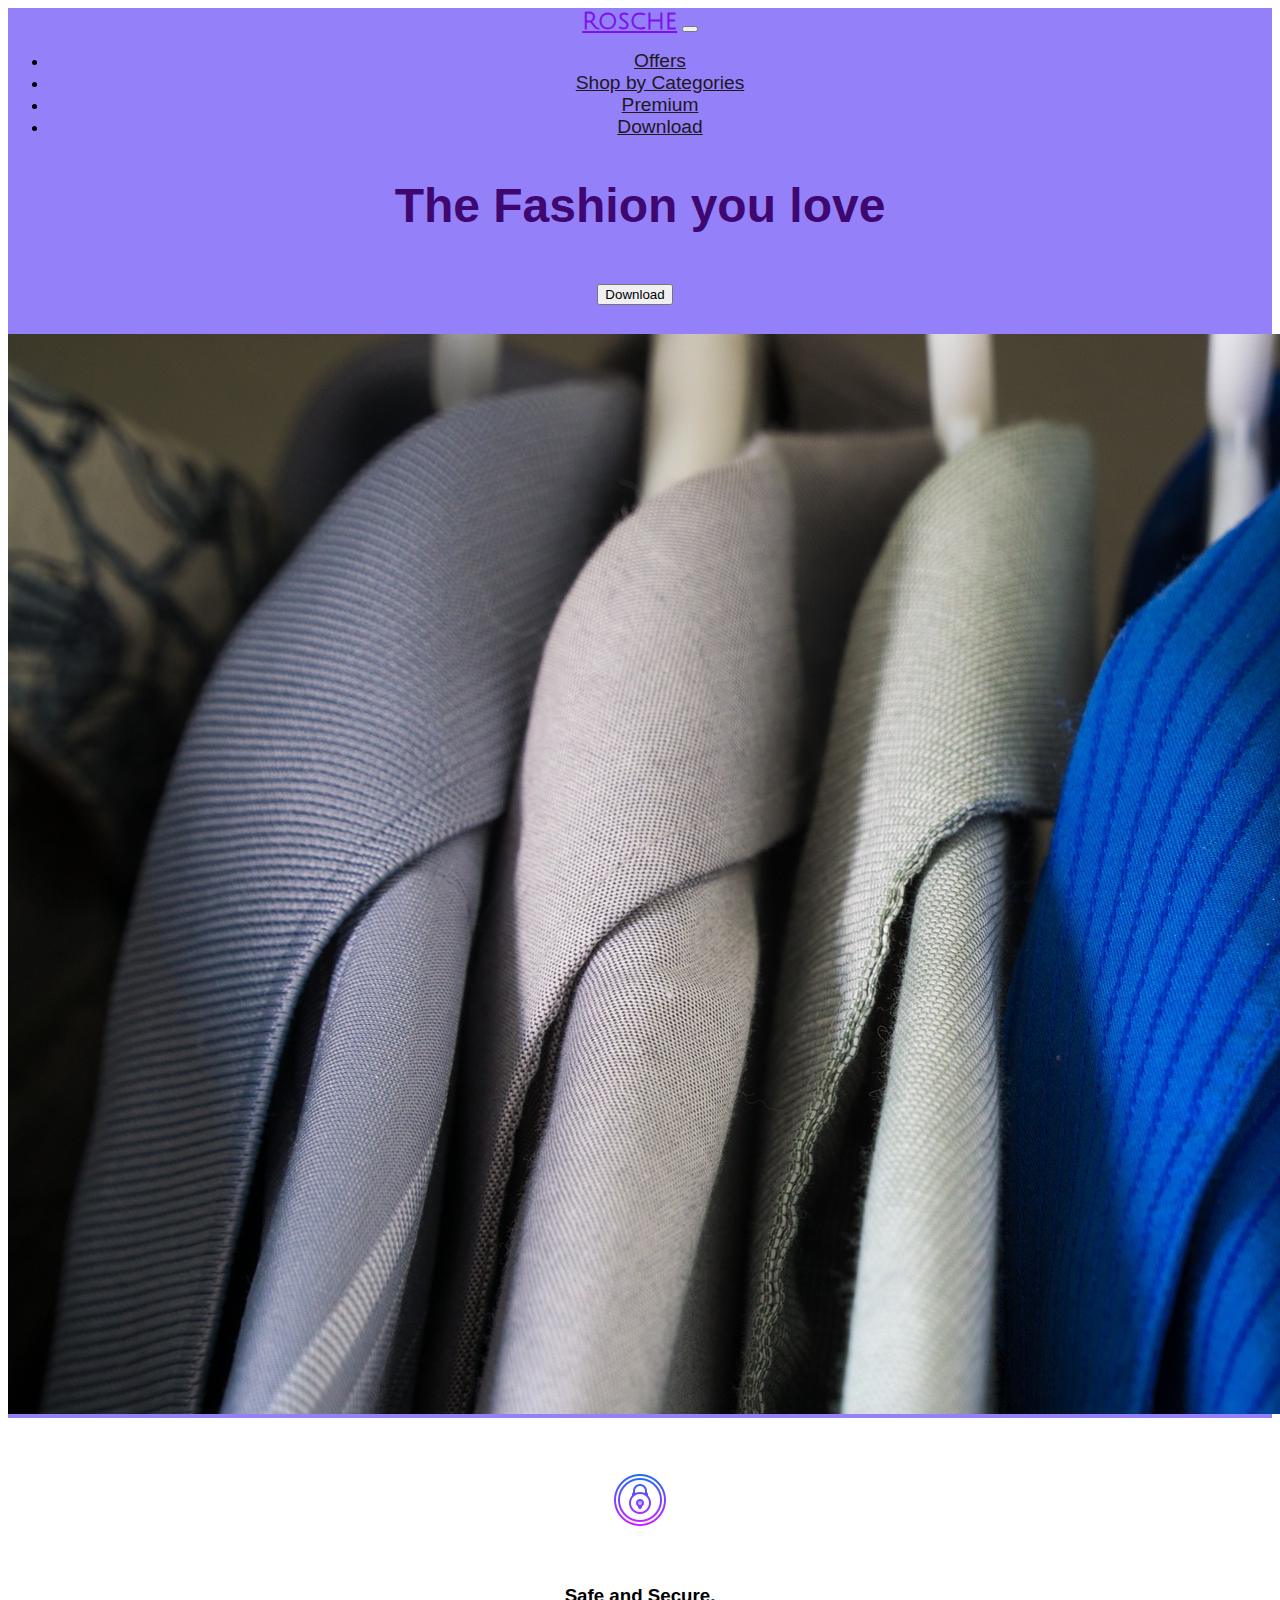
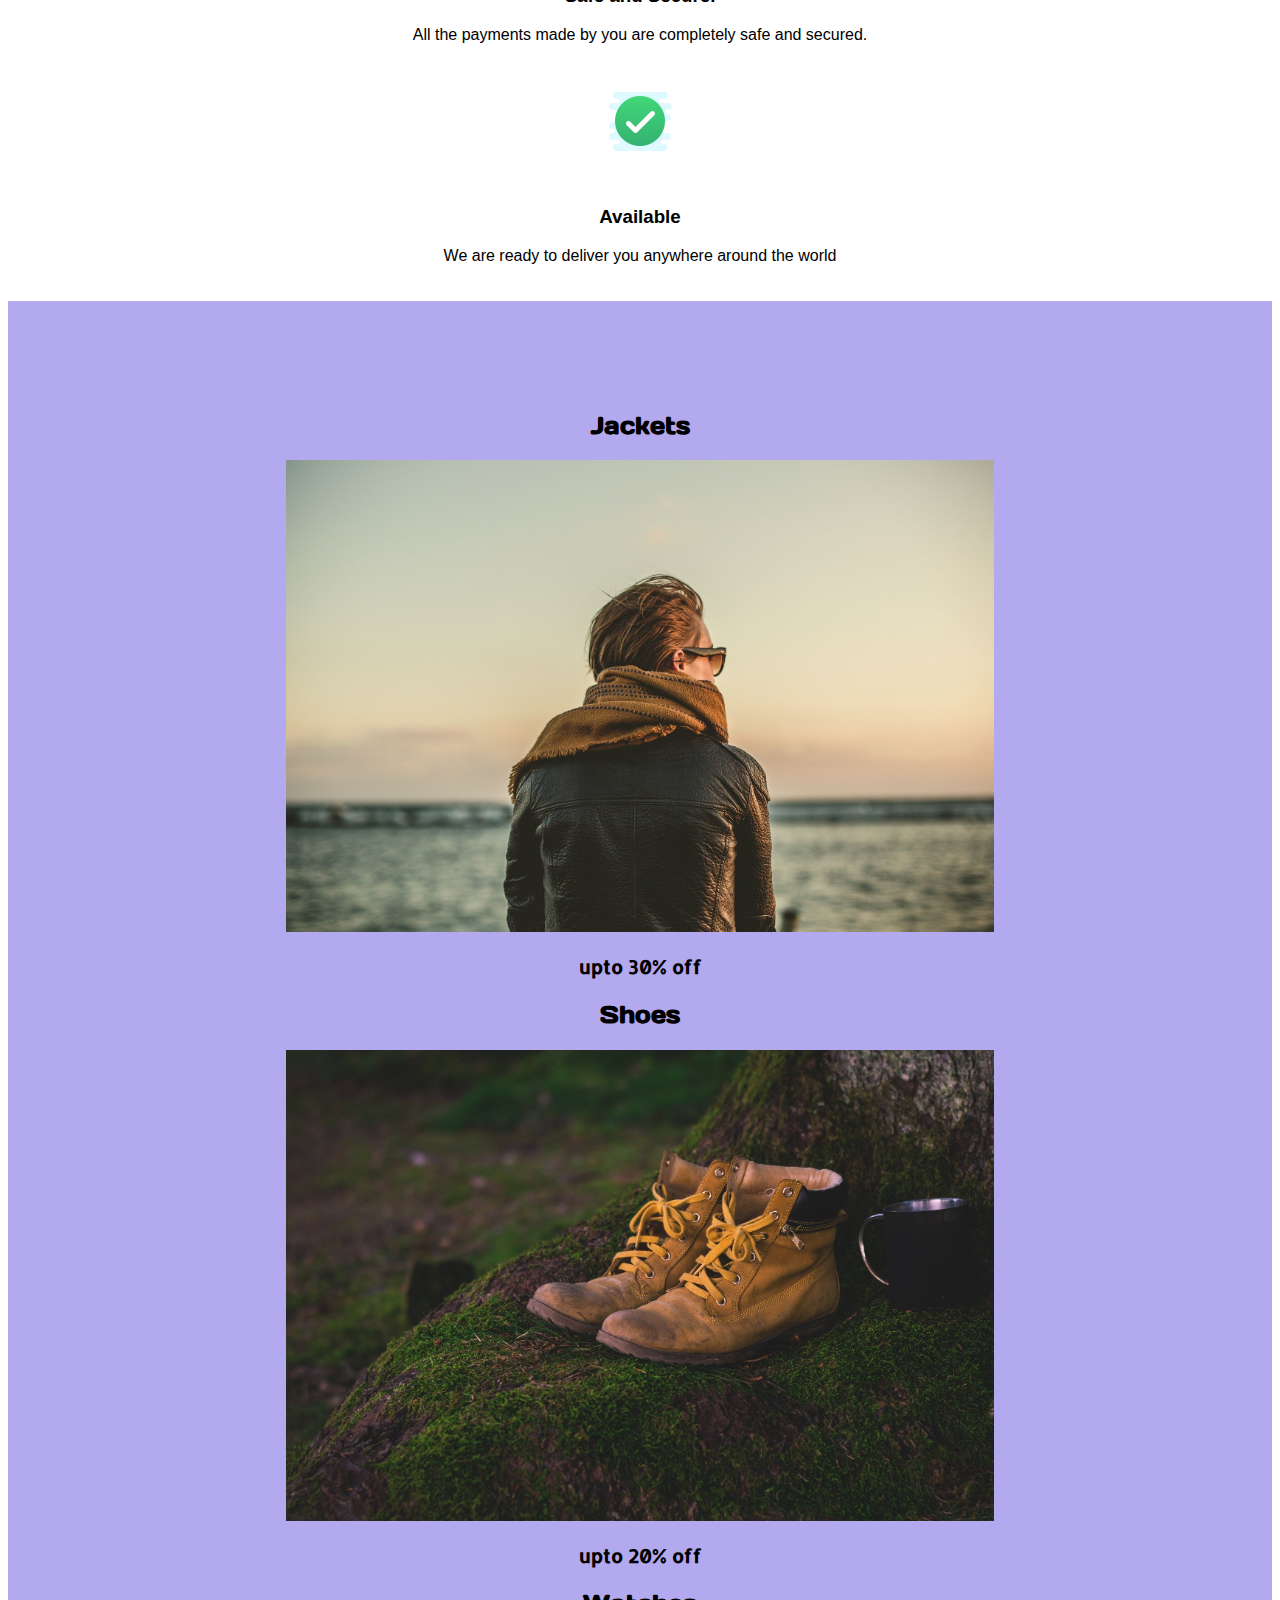
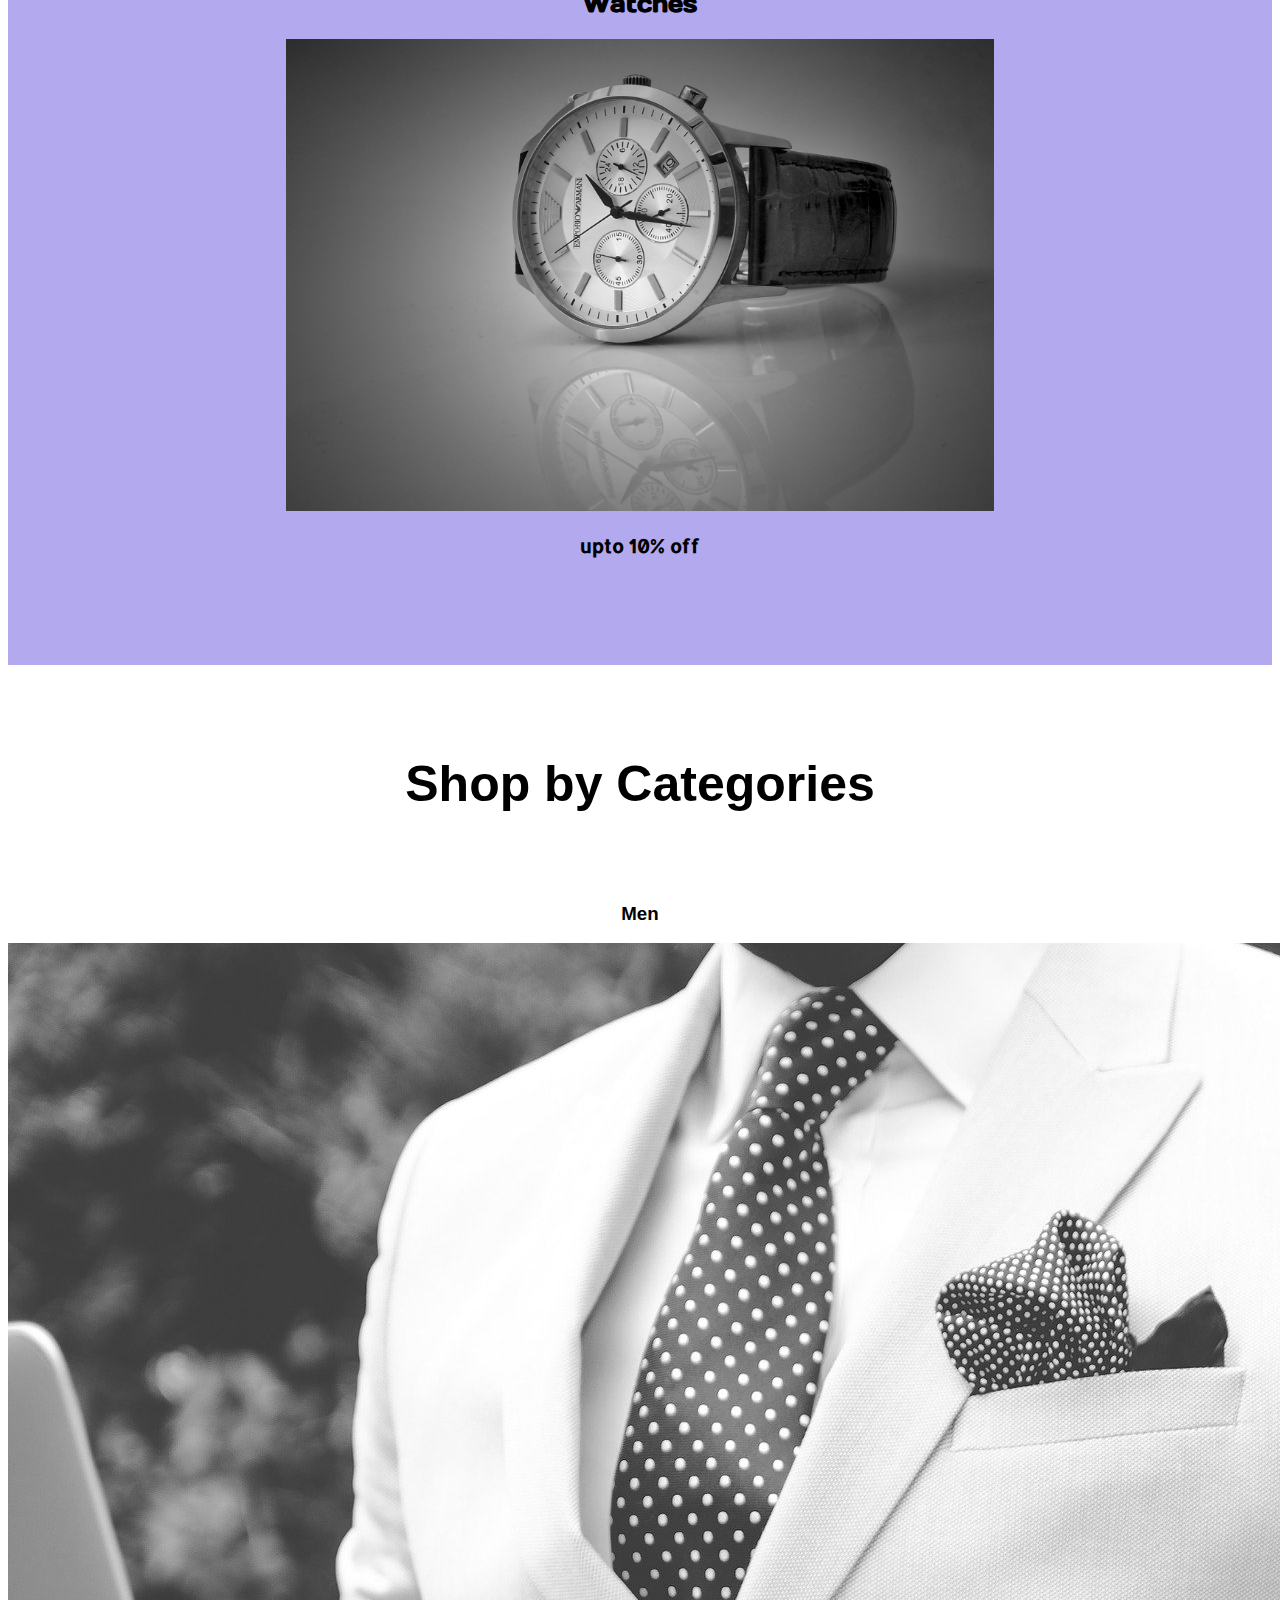
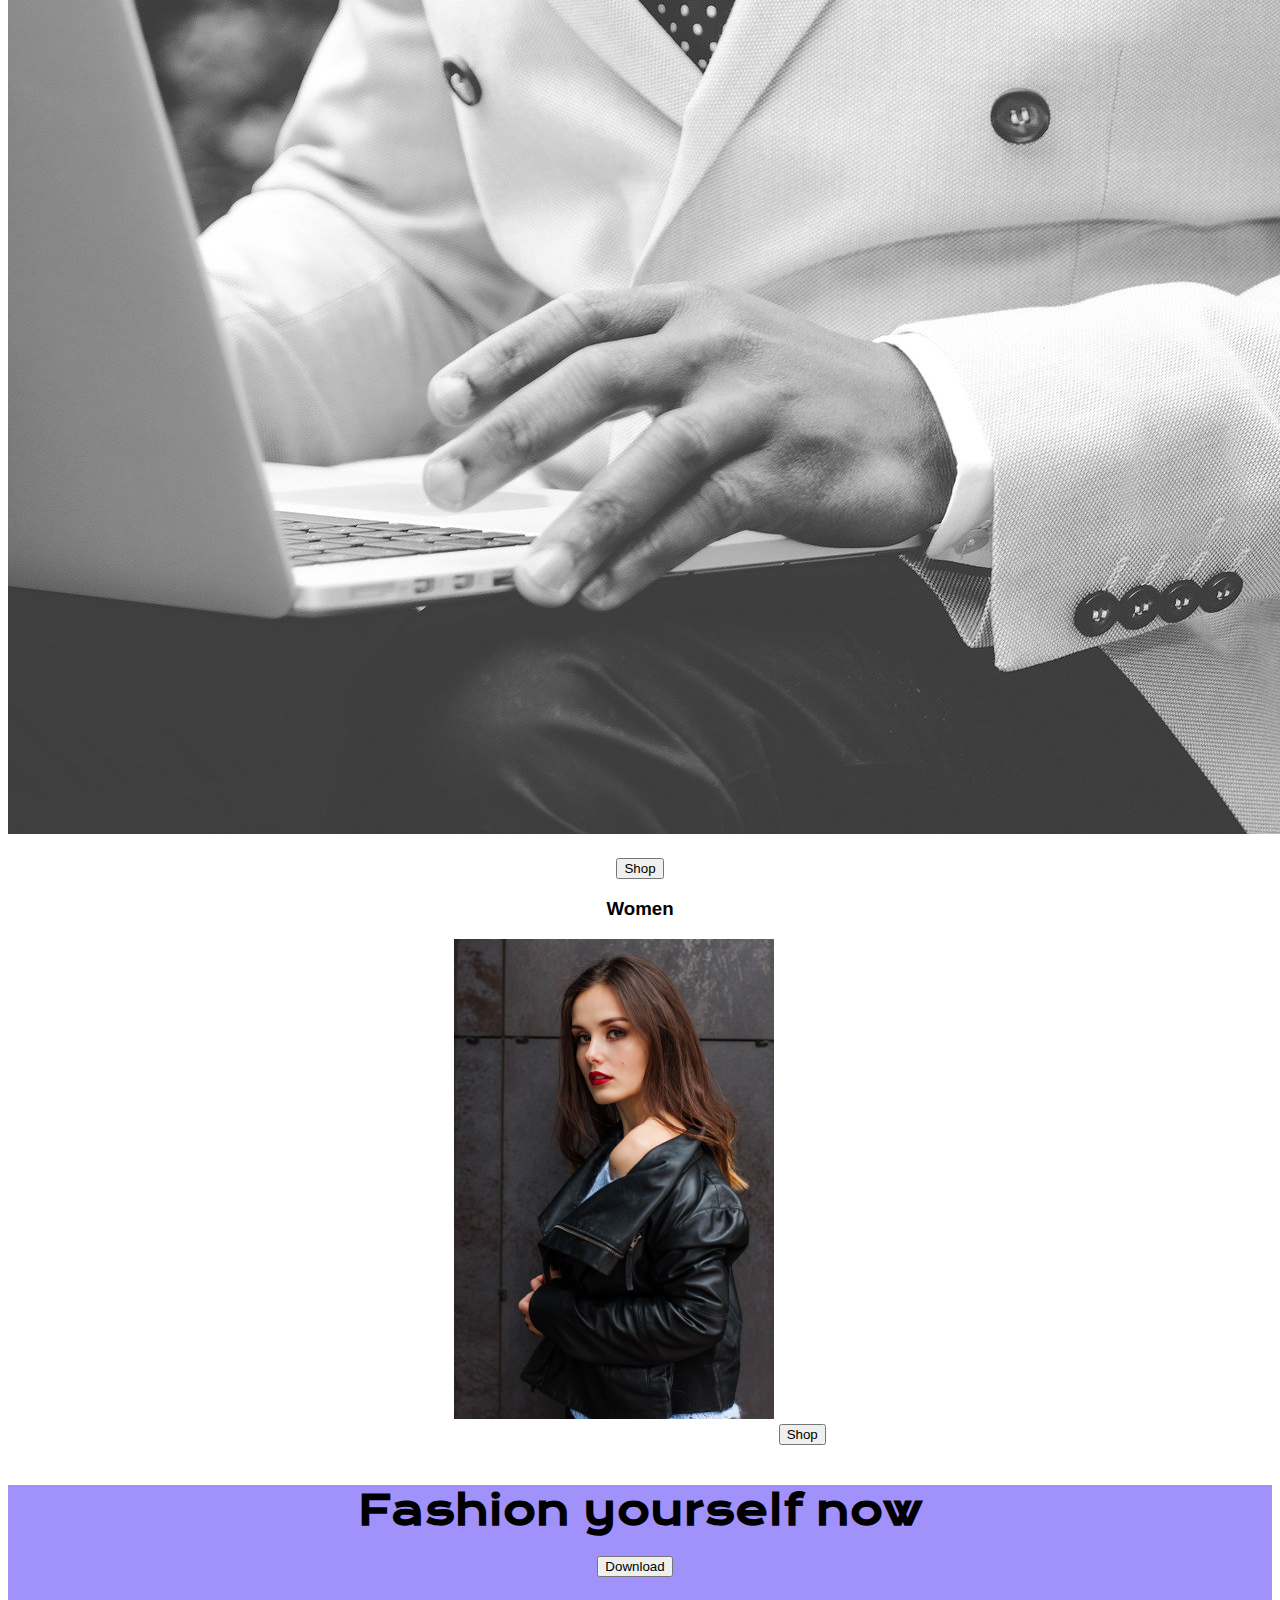
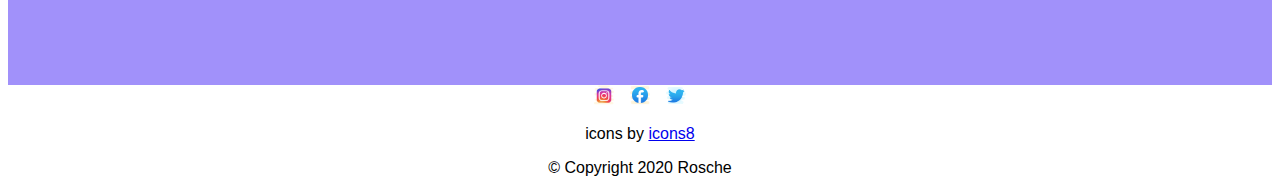
<file: index.html>
<!DOCTYPE html>
<html>

<head>
  <meta charset="utf-8">
  <meta name="viewport" content="width=device-width, initial-scale=1, shrink-to-fit=no">
  <title>Rosche</title>
  
  <link rel="stylesheet" href="https://stackpath.bootstrapcdn.com/bootstrap/4.5.0/css/bootstrap.min.css" integrity="sha384-9aIt2nRpC12Uk9gS9baDl411NQApFmC26EwAOH8WgZl5MYYxFfc+NcPb1dKGj7Sk" crossorigin="anonymous">
  <!-- google fonts -->
  <link href="https://fonts.googleapis.com/css2?family=Allerta&family=Days+One&family=Julius+Sans+One&family=Krona+One&family=Montserrat:wght@300;400&display=swap" rel="stylesheet">
  <link rel="shortcut icon" href="favicon.ico" type="image/x-icon">
  <link rel="stylesheet" href="css/styles.css">
</head>

<body>

 
  <section id="title">
   
    <!-- Nav Bar -->
  <div class="container-fluid">
    <nav class="navbar  navbar-expand-lg navbar-dark ">
      <a class="navbar-brand" href="">Rosche</a>
       <button class="navbar-toggler" type="button" data-toggle="collapse" data-target="#navbarSupportedContent" aria-controls="navbarSupportedContent" aria-expanded="false" aria-label="Toggle navigation">
      <span class="navbar-toggler-icon"></span>
    </button>
    <div class="collapse navbar-collapse" id="navbarSupportedContent">
      <ul class="navbar-nav ml-auto">
          <li class="nav-item">
              <a class="nav-link" href="#offers">Offers</a>
          </li>
          <li class="nav-item">
              <a class="nav-link" href="#Shop-by-Categories">Shop by Categories</a>
          </li>
          <li class="nav-item">
              <a class="nav-link" href="">Premium</a>
          </li>
          <li class="nav-item">
              <a class="nav-link" href="#cta">Download</a>
          </li>
      </ul>
      </div>
    </nav>




    <!-- Title -->
    <div class="row">
    <div class="col-lg-6">
      <h1 class="top-heading">The Fashion you love</h1>
      <button type="button"class="btn btn-dark download-button">Download </button>
      <!-- <button type="button" class="btn btn-light">Download </button> -->
    </div>
    <div class="col-lg-6">
      <img class="img-fluid" src="images/closet.jpg" alt="the closet" style="margin-top: 20px;">
    </div>

    </div>
      </div>

  </section>


  <!-- Features -->

  <section id="features">
    <div class="key-points">
    <div class="row">
      <div class="col-lg-6">
    <img class="feature-img featuret" src="images/secure.png" alt="secure payment">
    <h3 style="font-weight: bold;">Safe and Secure.</h3>
    <p>All the payments made by you are completely safe and secured.</p>
  </div>
  <div class="col-lg-6">
    <img  class="feature-img  featuret" src="images/avaialble.png" alt="">
    <h3 style="font-weight: bold;">Available</h3>
    <p>We are ready to deliver you anywhere around the world</p>
  </div>
    </div>
  </div>
    

  </section>


  <!-- Testimonials -->

  <section id="offers">
    <div id="offers-carousel" class="carousel slide" data-ride="carousel" data-interval="1500" d>
      <div class="carousel-inner">
        <div class="carousel-item active">
          <h2 class="deals-product">Jackets</h2>
          <img class="img-fluid deals-img" src="images/leather-jacket-690316_1920.jpg" alt="Jackets" style="width: 80%;">
          <h3 class="deals">upto 30% off</h3>
      
        </div>
        <div class="carousel-item">
          
          <h2 class="deals-product">Shoes</h2>
          <img class="img-fluid deals-img" src="images/shoes.jpg" alt="Shoes" style="width: 80%;">
          <h3 class="deals">upto 20% off</h3>
      
        </div>
        <div class="carousel-item">
          <h2 class="deals-product">Watches</h2>
          <img class="img-fluid deals-img" src="images/watch1.jpg" alt="watches" style="width: 80%;">
          <h3 class="deals">upto 10% off</h3>
      
        </div>
      </div>
    </div>

   
    <!-- <h2 class="testimonial-text">My dog used to be so lonely, but with TinDog's help, they've found the love of their life. I think.</h2>
    <img class="testimonial-image" src="images/lady-img.jpg" alt="lady-profile">
    <em>Beverly, Illinois</em> -->

  </section>


  <!-- Press -->

  <!-- <section id="press">
    <img src="images/techcrunch.png" alt="tc-logo">
    <img src="images/tnw.png" alt="tnw-logo">
    <img src="images/bizinsider.png" alt="biz-insider-logo">
    <img src="images/mashable.png" alt="mashable-logo">

  </section> -->


  <!-- Pricing -->

  <section id="Shop-by-Categories">
    <h2 class="shop-categories">Shop by Categories</h2>

    <div class="card-deck">
    <div class="card ">
      <div class="card-header">
          <h3>Men</h3>
      </div>
       <div class="card-body">
          <img class="img-fluid card-img" src="images/suit-869380_1920.jpg" alt="men" >
          <a class="shop-link" href="men.html"><button class="btn btn-lg btn-block btn-dark shop-btn">Shop</button></a>
      </div>
    </div>
    <div class="card ">
      <div class="card-header">
          <h3>Women</h3>
      </div>
       <div class="card-body">
          <img class="img-fluid card-img" src="images/portrait-3083402_1920.jpg" alt="women" style="height: 480px;">
          <a class="shop-link" href="women.html"><button class="btn btn-lg btn-block btn-dark shop-btn">Shop</button></a>
      </div>
    </div>
  <!-- <div class="card ">
    <div class="card-header">
        <h3>Gadgets</h3>
    </div>
     <div class="card-body">
        <img class="img-fluid card-img" src="images/gadgets.jpg" alt="gadgets">
        <button class="btn btn-lg btn-block btn-dark shop-btn">Shop</button>
    </div>
  </div> -->
</div>
  </section>


  <!-- Call to Action -->

  <section id="cta">

    <h3 class="shop-now">Fashion yourself now</h3>
    <button type="button"class="btn btn-dark download-button">Download </button>

  </section>


  <!-- Footer -->

  <footer id="footer">
    <img class="social-media" src="images/instagram.png" alt="instagram">
    <img class="social-media" src="images/facebook.png" alt="facebook">
    <img class="social-media" src="images/twitte.png" alt="twitter">
    <p class="icons">icons by <a href="https://icons8.com/">icons8</a></p>
    <p>© Copyright 2020 Rosche</p>

  </footer>
  <script src="https://code.jquery.com/jquery-3.5.1.slim.min.js" integrity="sha384-DfXdz2htPH0lsSSs5nCTpuj/zy4C+OGpamoFVy38MVBnE+IbbVYUew+OrCXaRkfj" crossorigin="anonymous"></script>
<script src="https://cdn.jsdelivr.net/npm/popper.js@1.16.0/dist/umd/popper.min.js" integrity="sha384-Q6E9RHvbIyZFJoft+2mJbHaEWldlvI9IOYy5n3zV9zzTtmI3UksdQRVvoxMfooAo" crossorigin="anonymous"></script>
<script src="https://stackpath.bootstrapcdn.com/bootstrap/4.5.0/js/bootstrap.min.js" integrity="sha384-OgVRvuATP1z7JjHLkuOU7Xw704+h835Lr+6QL9UvYjZE3Ipu6Tp75j7Bh/kR0JKI" crossorigin="anonymous"></script>

</body>

</html>
</file>
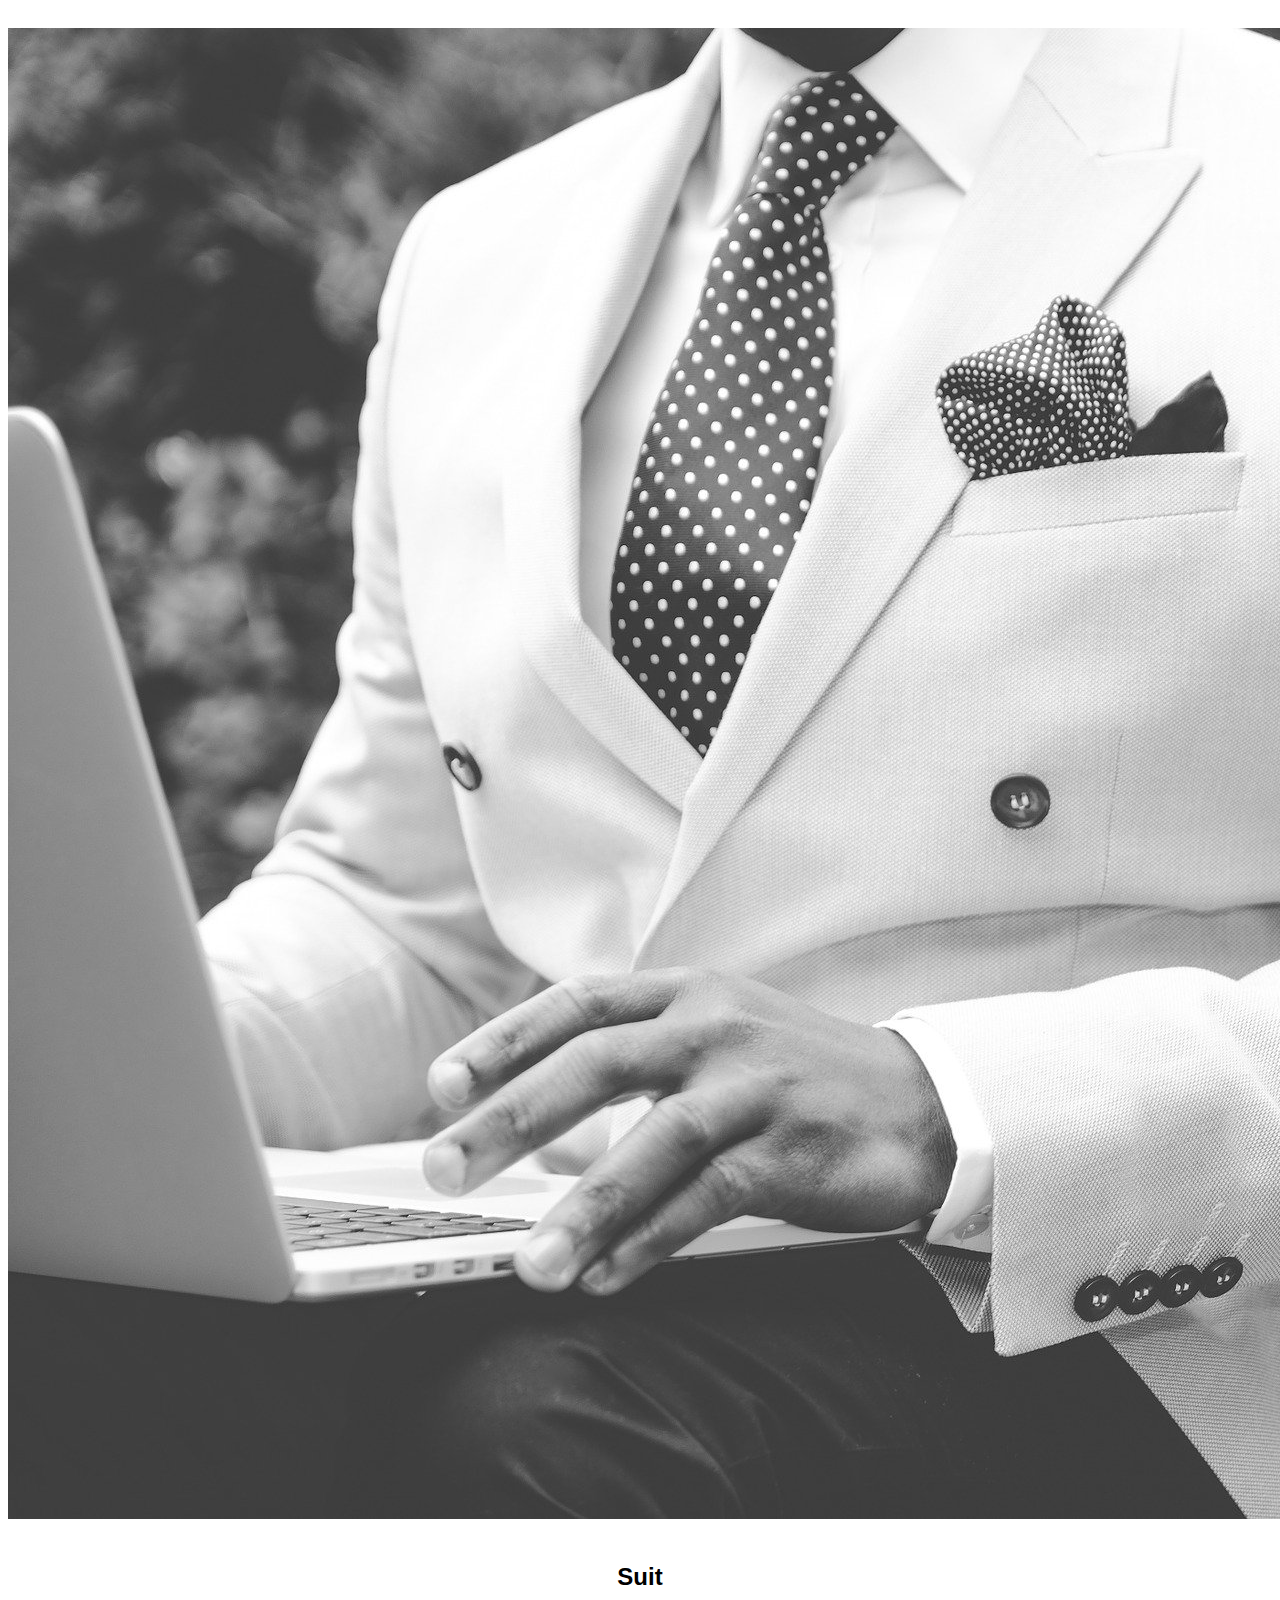
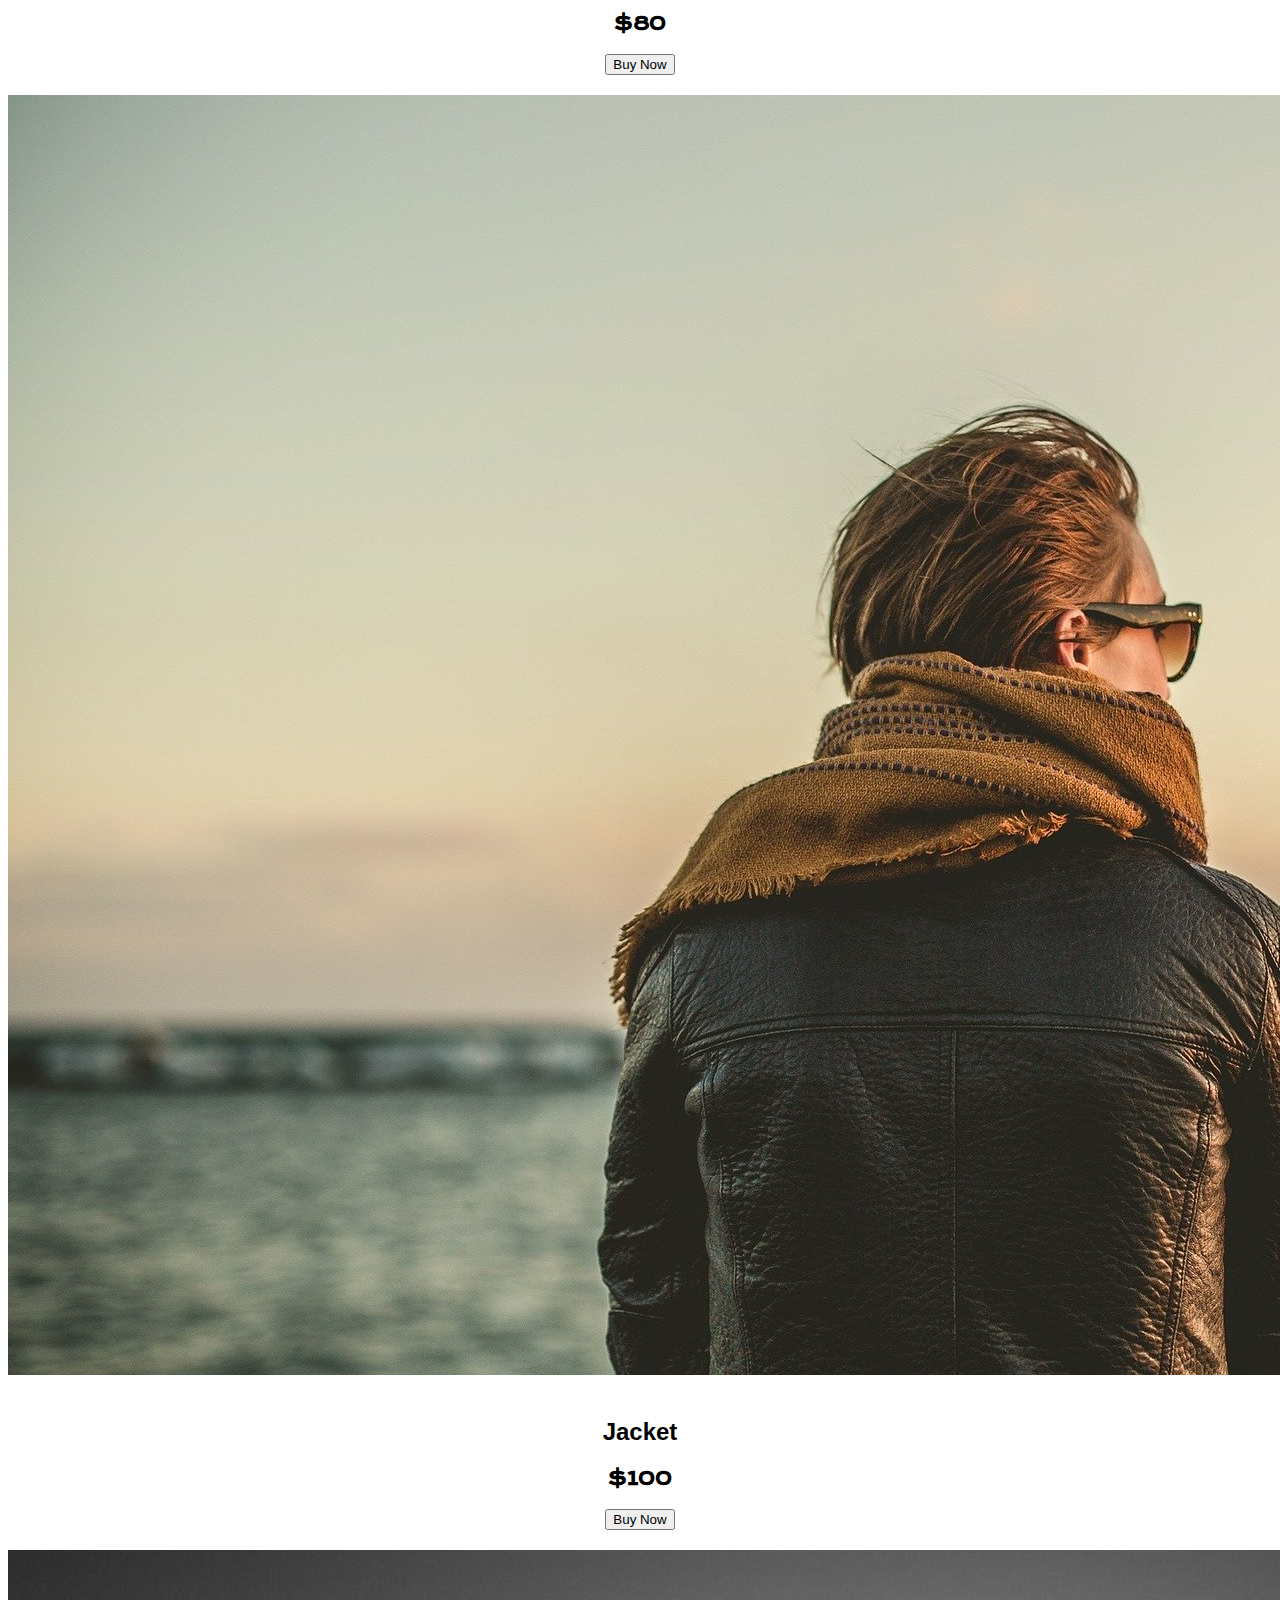
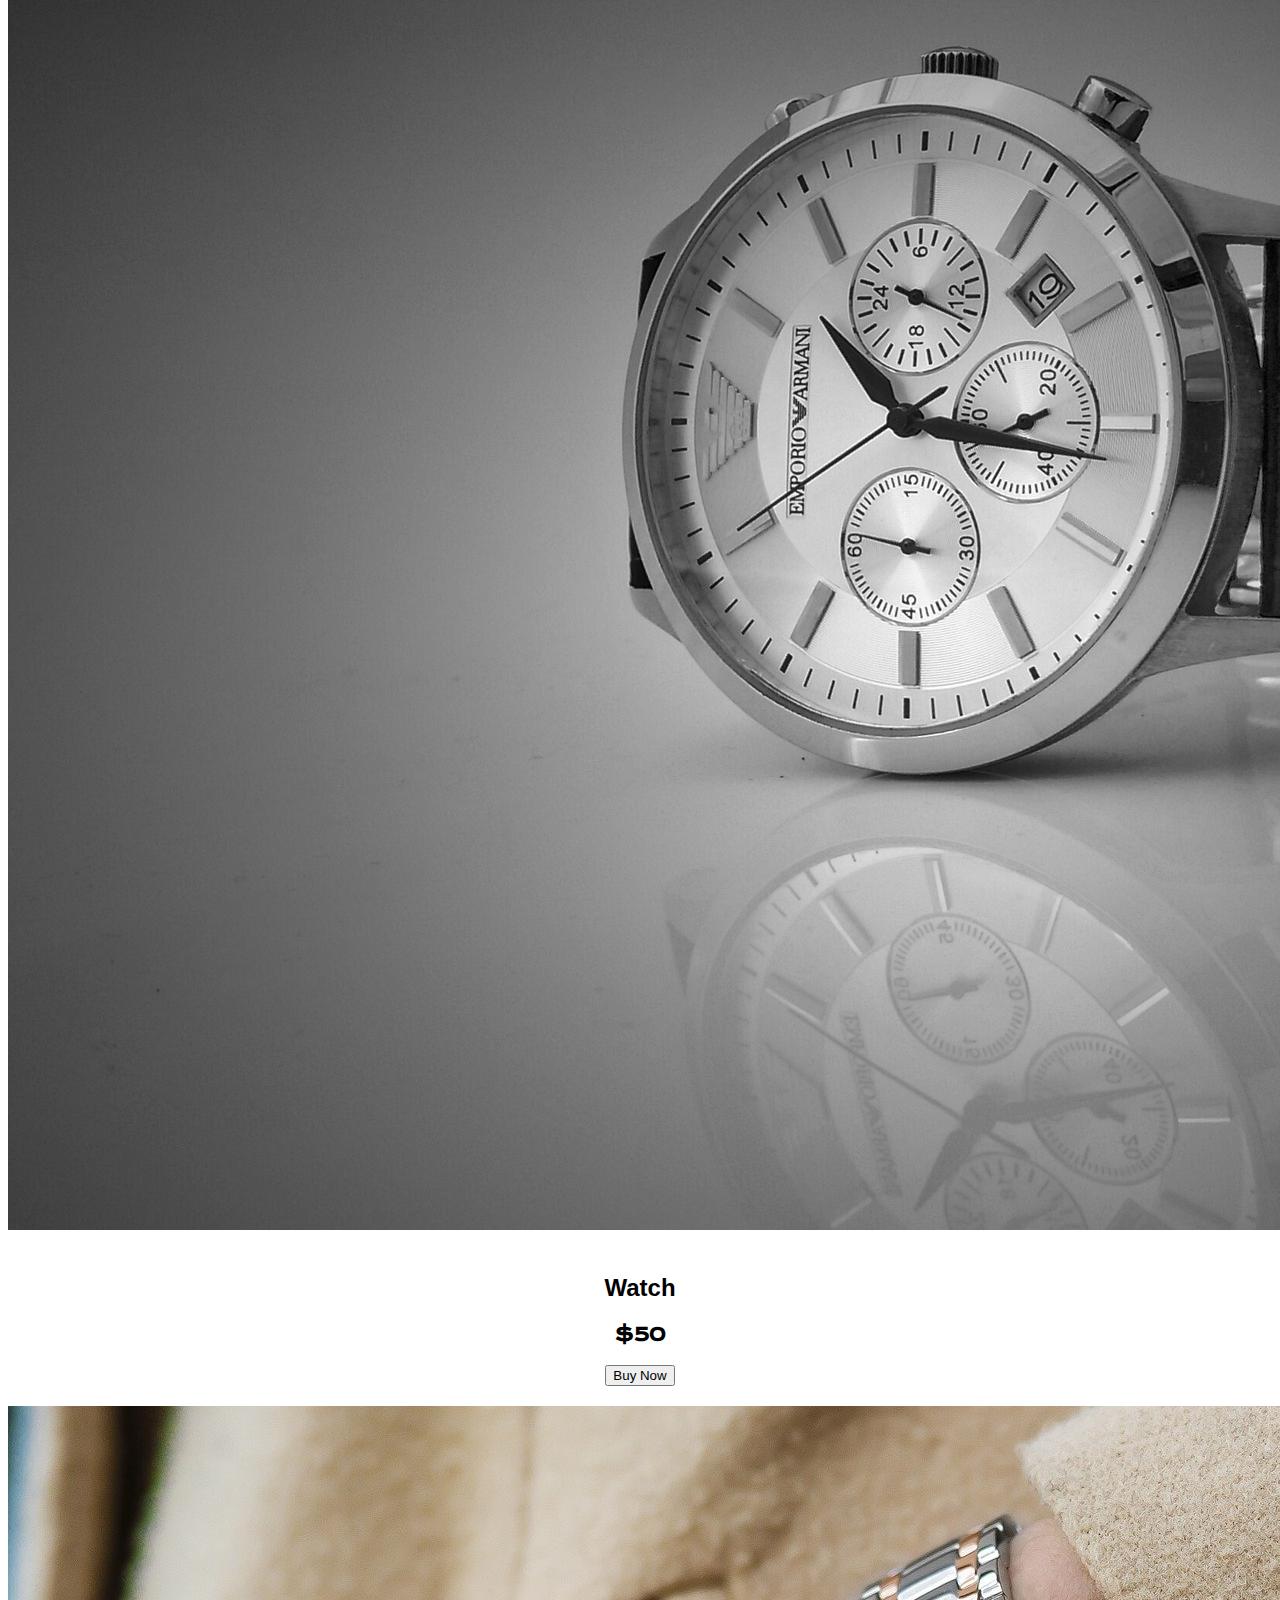
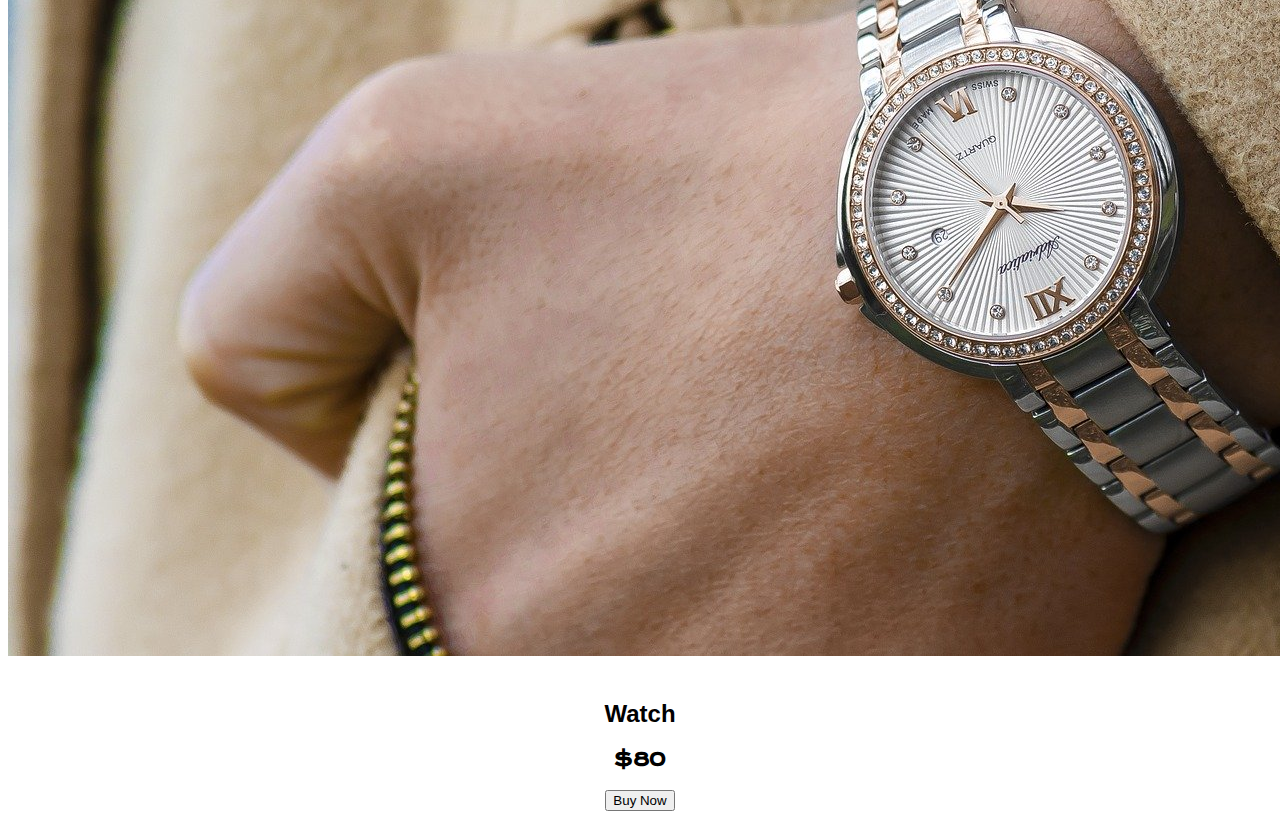
<file: men.html>
<!DOCTYPE html>
<html>
    <head>
        <meta charset="utf-8">
        <meta charset="utf-8">
        <meta name="viewport" content="width=device-width, initial-scale=1, shrink-to-fit=no">
        
        <link rel="stylesheet" href="https://stackpath.bootstrapcdn.com/bootstrap/4.5.0/css/bootstrap.min.css" integrity="sha384-9aIt2nRpC12Uk9gS9baDl411NQApFmC26EwAOH8WgZl5MYYxFfc+NcPb1dKGj7Sk" crossorigin="anonymous">
        <!-- google fonts -->
        <link href="https://fonts.googleapis.com/css2?family=Allerta&family=Days+One&family=Julius+Sans+One&family=Krona+One&family=Montserrat:wght@300;400&display=swap" rel="stylesheet">
        <link rel="shortcut icon" href="favicon.ico" type="image/x-icon">
        <link rel="stylesheet" href="css/styles.css">
       
        <title>
            Premium
        </title>
    </head>
    <body>
      <div class="men">
        <div class="price-row">
            <div class="col-lg-3 col-sm-6">
                <img class="img-fluid item-img" src="images/suit-869380_1920.jpg" alt="men">
                <h2 class="description">Suit</h2>
                <h3 class="item-price">$80</h3>
                <button type="button" class="btn btn-outline-primary">Buy Now</button>
            </div>
            <div class="col-lg-3 col-sm-6">
                <img  class="img-fluid item-img" src="images/leather-jacket-690316_1920.jpg" alt="men">
                <h2 class="description">Jacket</h2>
                <h3 class="item-price">$100</h3>
                <button type="button" class="btn btn-outline-primary">Buy Now</button>
            </div>
            <div class="col-lg-3 col-sm-6">
                <img class="img-fluid item-img" src="images/watch1.jpg" alt="men">
                <h2 class="description">Watch</h2>
                <h3 class="item-price">$50</h3>
                <button type="button" class="btn btn-outline-primary">Buy Now</button>
            </div>
            <div class="col-lg-3 col-sm-6">
                <img class="img-fluid item-img" src="images/wristwatch-1149669_1920.jpg" alt="men">
                <h2 class="description">Watch</h2>
                <h3 class="item-price">$80</h3>
                <button type="button" class="btn btn-outline-primary">Buy Now</button>
            </div>
            
            
        </div>

      </div>
       
        <script src="https://code.jquery.com/jquery-3.5.1.slim.min.js" integrity="sha384-DfXdz2htPH0lsSSs5nCTpuj/zy4C+OGpamoFVy38MVBnE+IbbVYUew+OrCXaRkfj" crossorigin="anonymous"></script>
<script src="https://cdn.jsdelivr.net/npm/popper.js@1.16.0/dist/umd/popper.min.js" integrity="sha384-Q6E9RHvbIyZFJoft+2mJbHaEWldlvI9IOYy5n3zV9zzTtmI3UksdQRVvoxMfooAo" crossorigin="anonymous"></script>
<script src="https://stackpath.bootstrapcdn.com/bootstrap/4.5.0/js/bootstrap.min.js" integrity="sha384-OgVRvuATP1z7JjHLkuOU7Xw704+h835Lr+6QL9UvYjZE3Ipu6Tp75j7Bh/kR0JKI" crossorigin="anonymous"></script>

    </body>
</html>
</file>
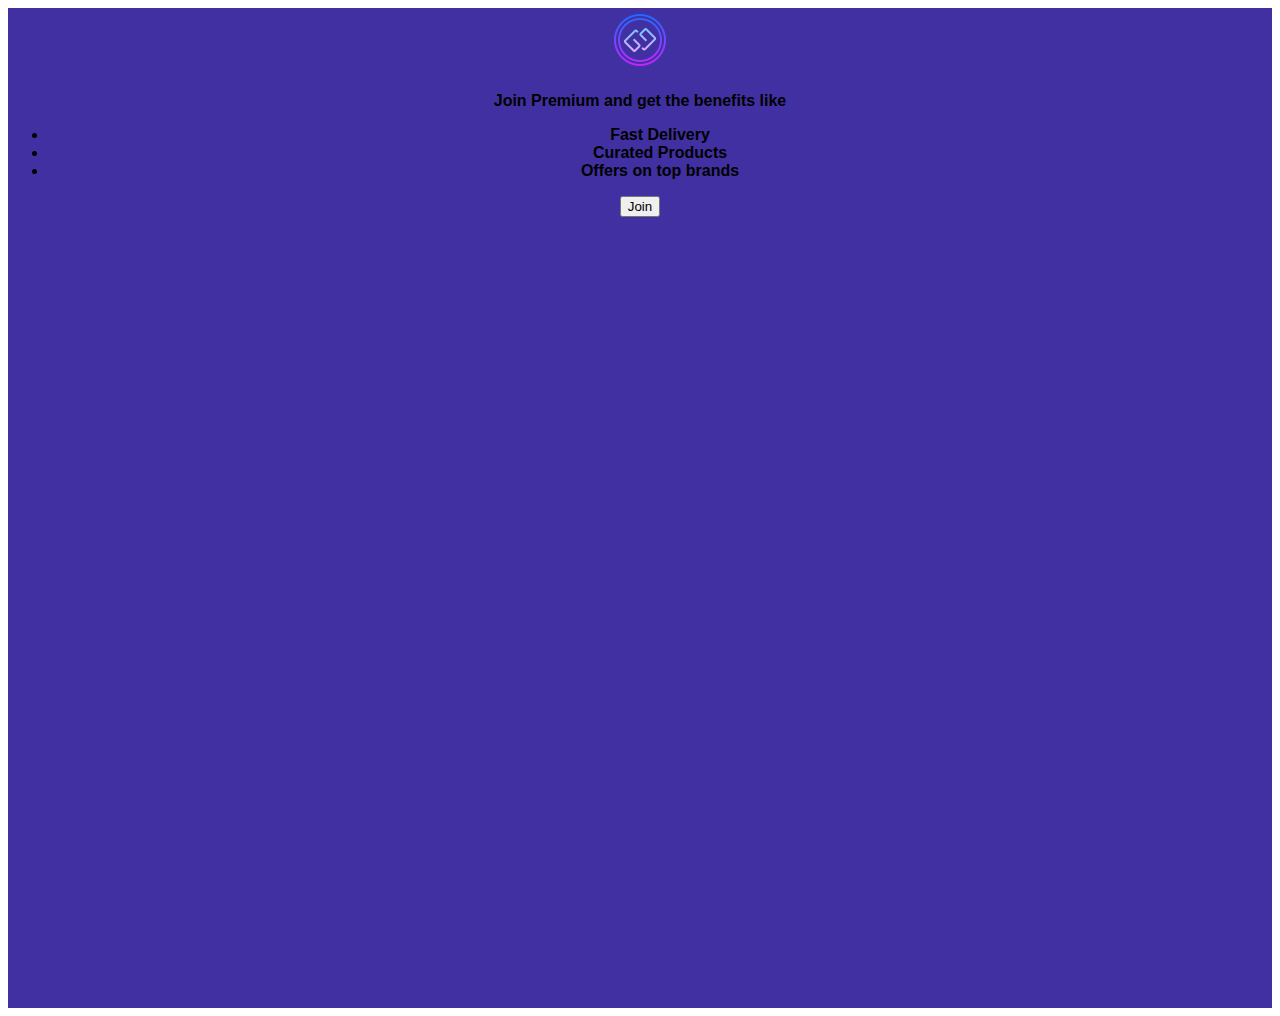
<file: premium.html>
<!DOCTYPE html>
<html>
    <head>
        <meta charset="utf-8">
        <meta charset="utf-8">
        <meta name="viewport" content="width=device-width, initial-scale=1, shrink-to-fit=no">
        <title>Men</title>
        
        <link rel="stylesheet" href="https://stackpath.bootstrapcdn.com/bootstrap/4.5.0/css/bootstrap.min.css" integrity="sha384-9aIt2nRpC12Uk9gS9baDl411NQApFmC26EwAOH8WgZl5MYYxFfc+NcPb1dKGj7Sk" crossorigin="anonymous">
        <!-- google fonts -->
        <link href="https://fonts.googleapis.com/css2?family=Allerta&family=Days+One&family=Julius+Sans+One&family=Krona+One&family=Montserrat:wght@300;400&display=swap" rel="stylesheet">
        <link rel="shortcut icon" href="favicon.ico" type="image/x-icon">
        <link rel="stylesheet" href="css/styles.css">
       
    </head>
    <body>
        <div class="premium-head">
       <img src="images/premium.png" alt="preium">
       <p> Join Premium and get the benefits like</p>
       <ul>
           <li>Fast Delivery</li>
           <li>Curated Products</li>
           <li>Offers on top brands</li>
       </ul>
       <button type="button" class="btn btn-dark">Join</button>
    </div>
       
        <script src="https://code.jquery.com/jquery-3.5.1.slim.min.js" integrity="sha384-DfXdz2htPH0lsSSs5nCTpuj/zy4C+OGpamoFVy38MVBnE+IbbVYUew+OrCXaRkfj" crossorigin="anonymous"></script>
<script src="https://cdn.jsdelivr.net/npm/popper.js@1.16.0/dist/umd/popper.min.js" integrity="sha384-Q6E9RHvbIyZFJoft+2mJbHaEWldlvI9IOYy5n3zV9zzTtmI3UksdQRVvoxMfooAo" crossorigin="anonymous"></script>
<script src="https://stackpath.bootstrapcdn.com/bootstrap/4.5.0/js/bootstrap.min.js" integrity="sha384-OgVRvuATP1z7JjHLkuOU7Xw704+h835Lr+6QL9UvYjZE3Ipu6Tp75j7Bh/kR0JKI" crossorigin="anonymous"></script>

    </body>
</html>
</file>
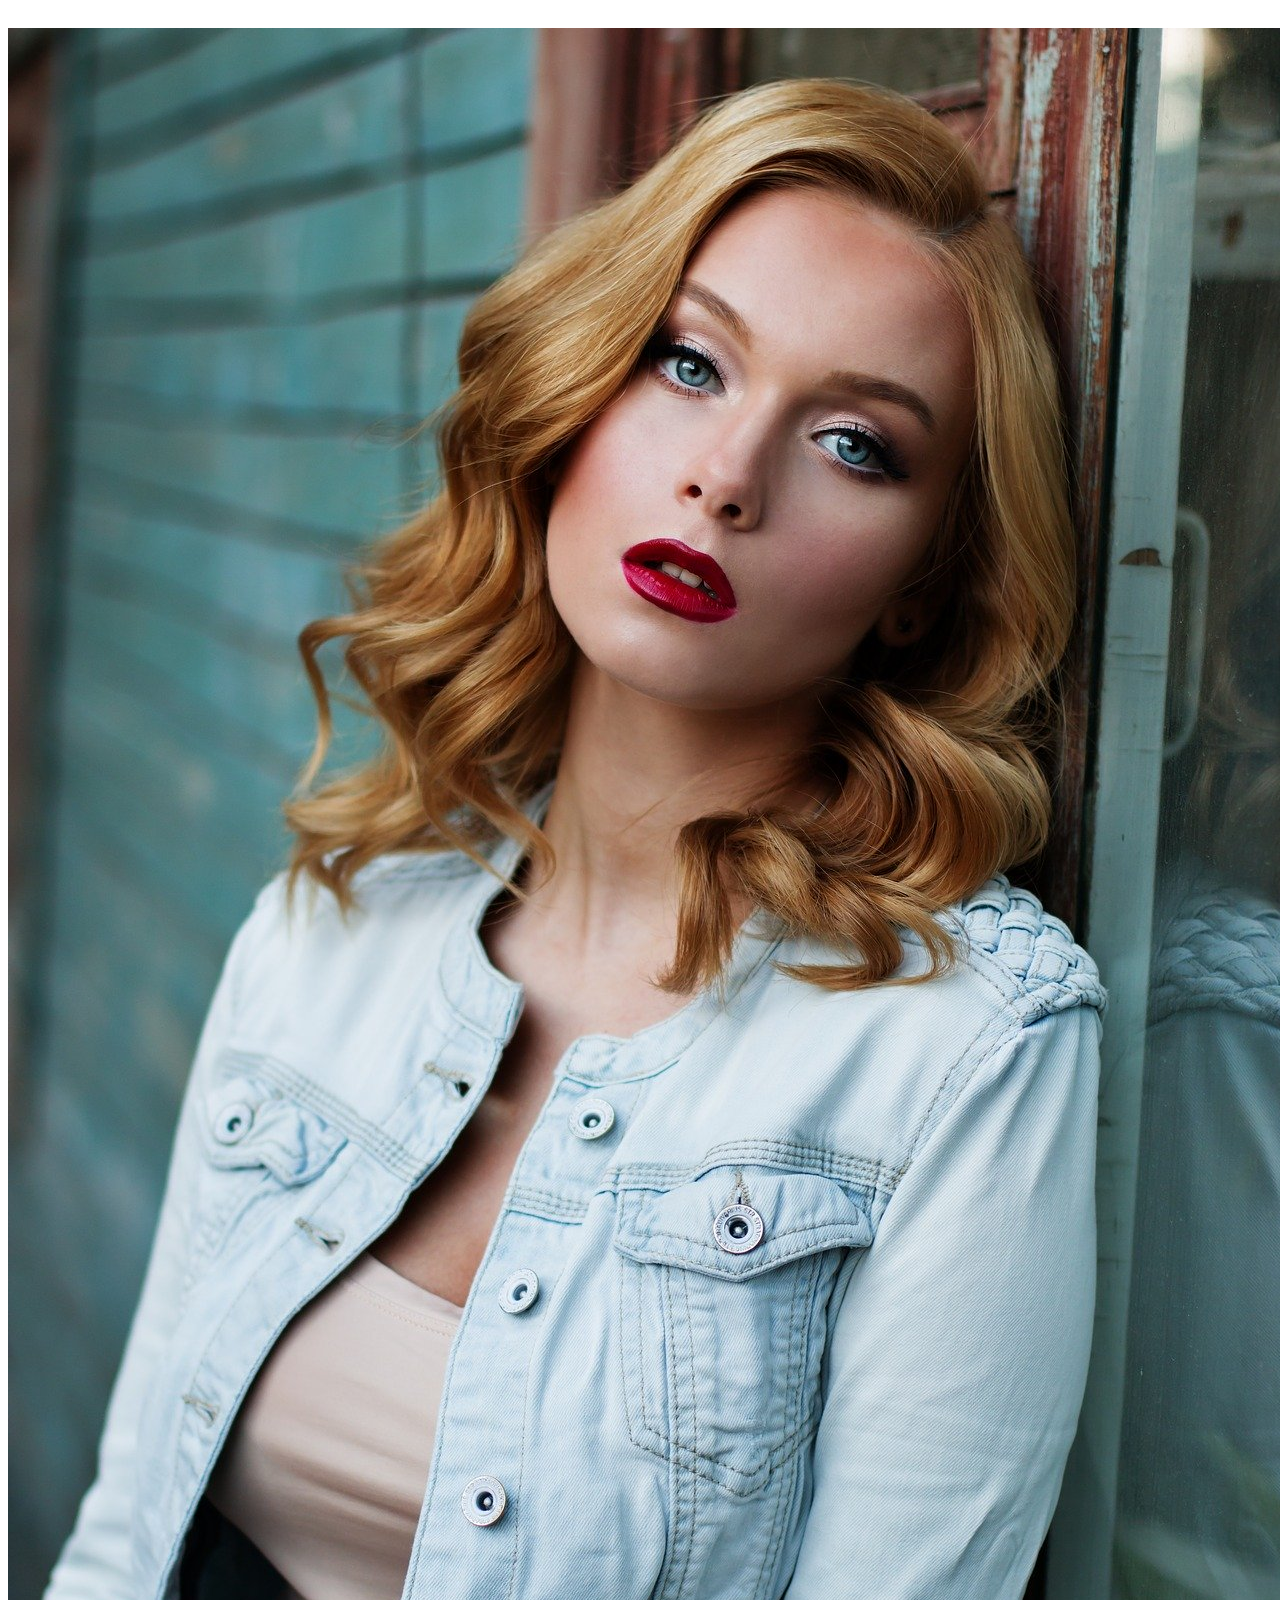
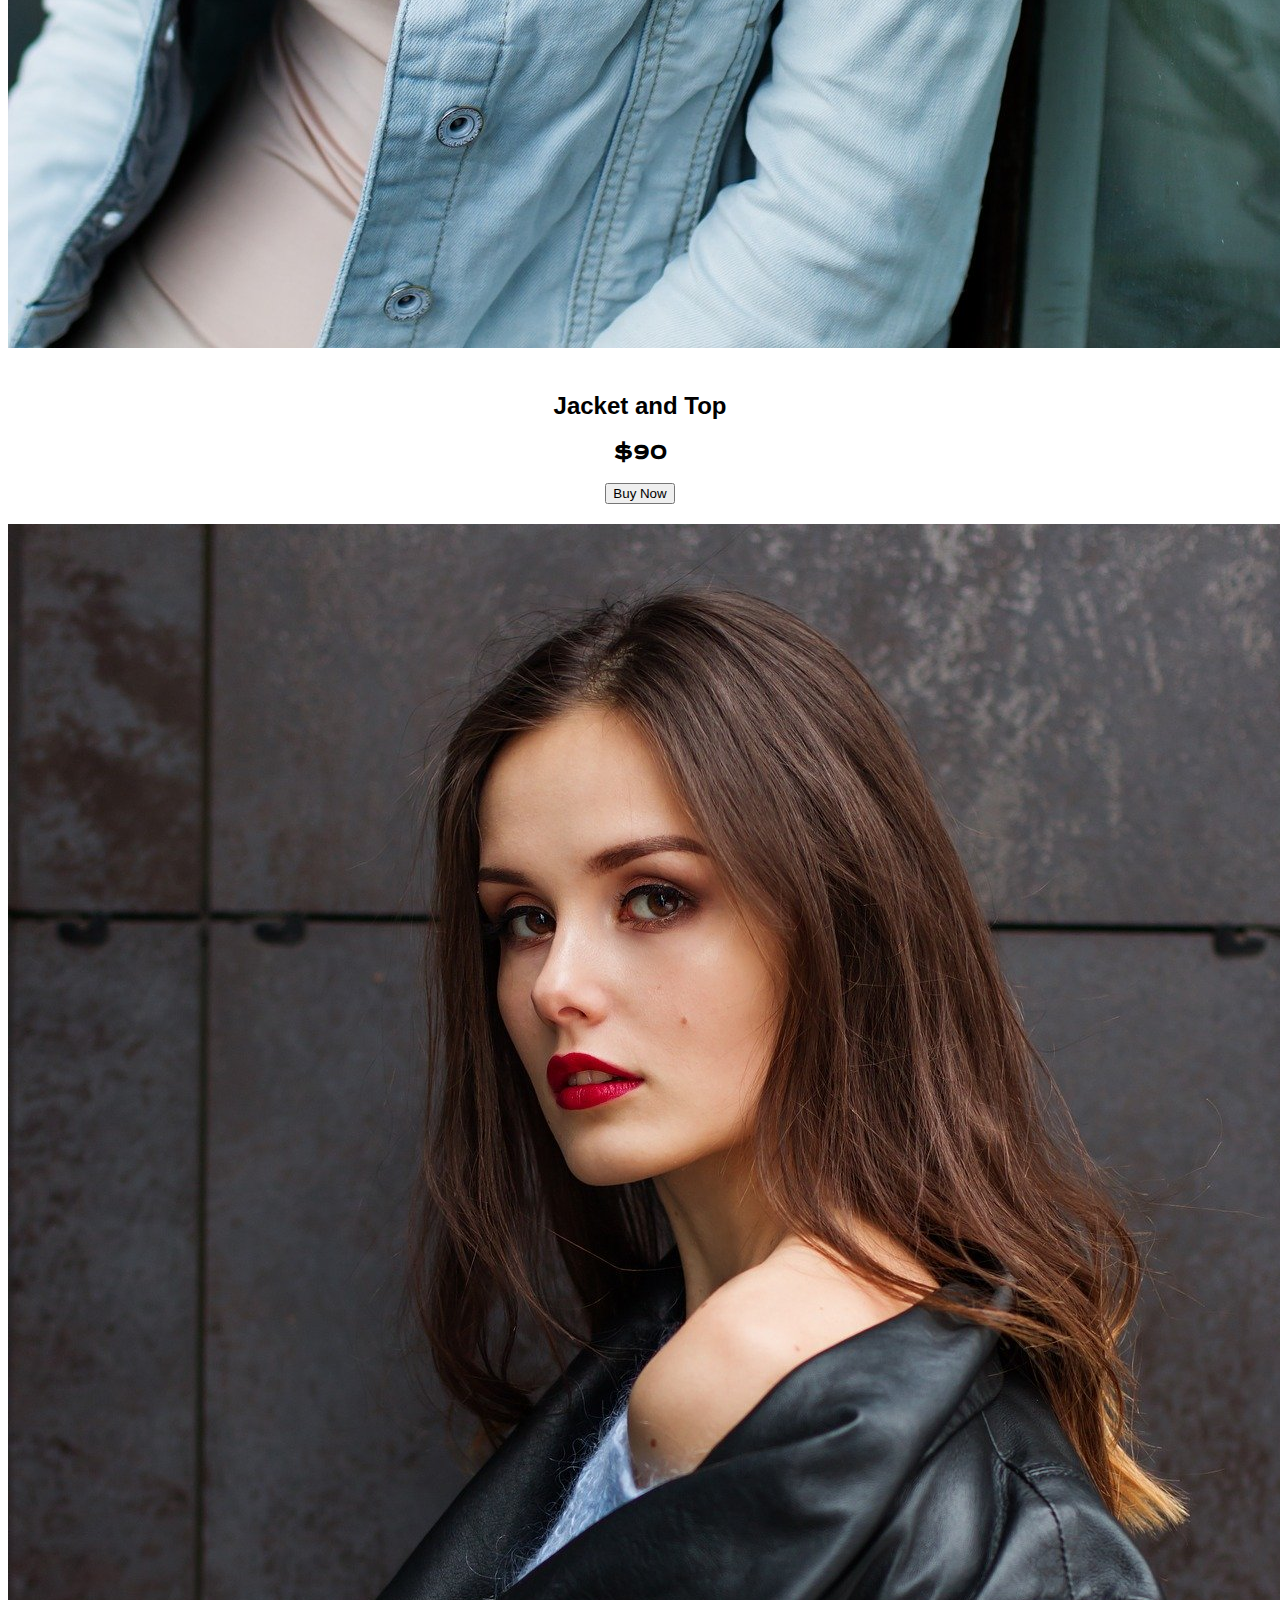
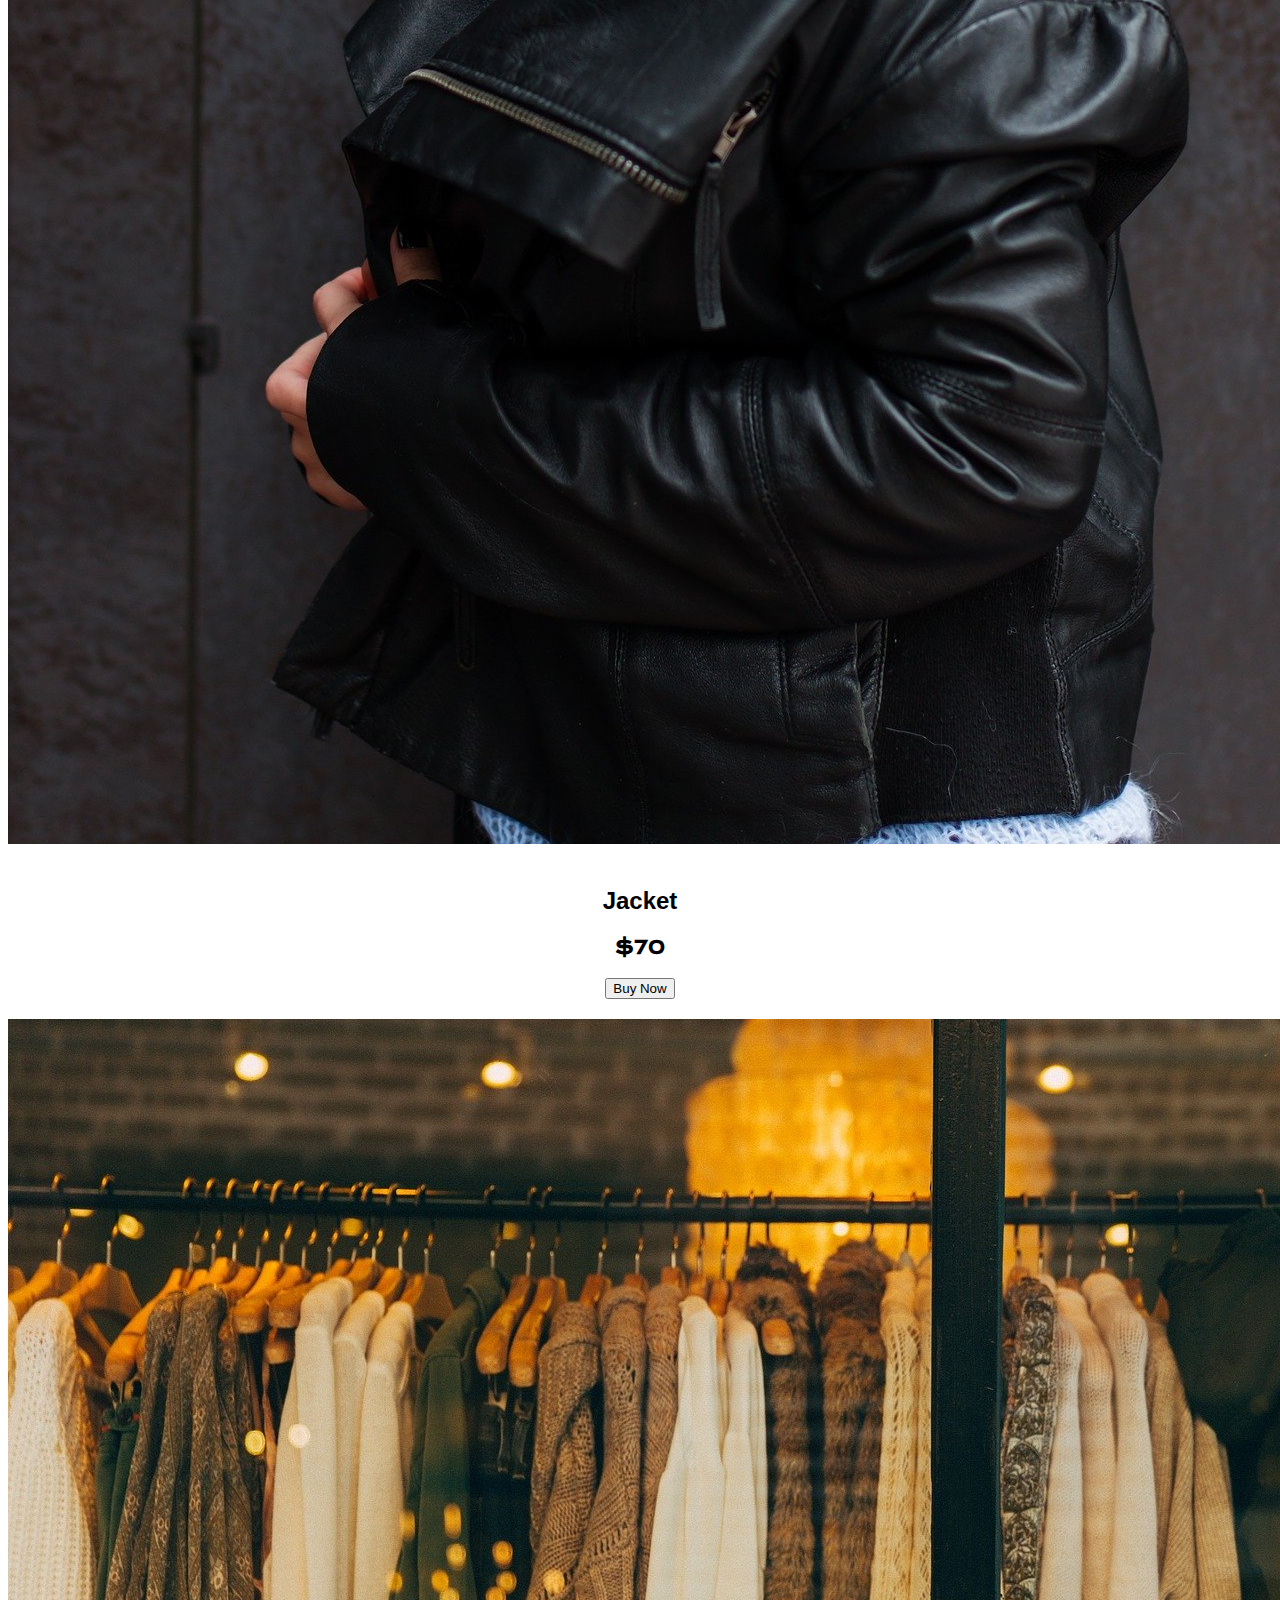
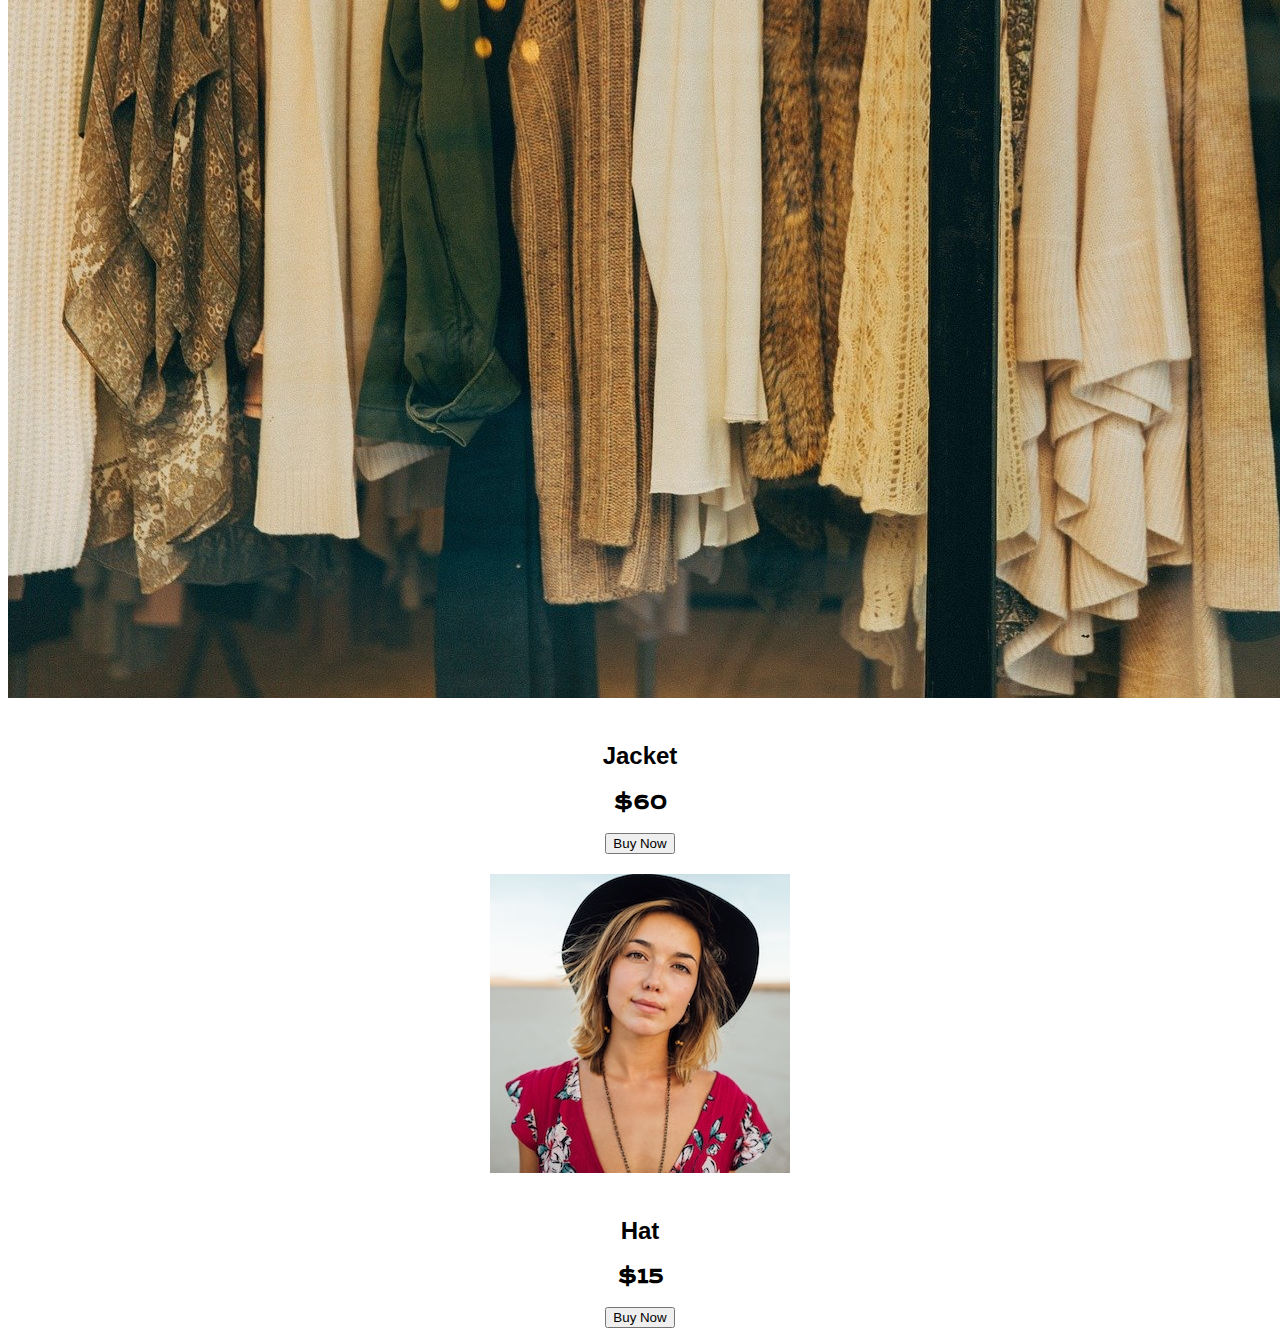
<file: women.html>
<!DOCTYPE html>
<html>
    <head>
        <meta charset="utf-8">
        <meta charset="utf-8">
        <meta name="viewport" content="width=device-width, initial-scale=1, shrink-to-fit=no">
        <title>Women</title>
        
        <link rel="stylesheet" href="https://stackpath.bootstrapcdn.com/bootstrap/4.5.0/css/bootstrap.min.css" integrity="sha384-9aIt2nRpC12Uk9gS9baDl411NQApFmC26EwAOH8WgZl5MYYxFfc+NcPb1dKGj7Sk" crossorigin="anonymous">
        <!-- google fonts -->
        <link href="https://fonts.googleapis.com/css2?family=Allerta&family=Days+One&family=Julius+Sans+One&family=Krona+One&family=Montserrat:wght@300;400&display=swap" rel="stylesheet">
        <link rel="shortcut icon" href="favicon.ico" type="image/x-icon">
        <link rel="stylesheet" href="css/styles.css">
       
        
    </head>
    <body>
        <div class="men">
            <div class="price-row">
                <div class="col-lg-3 col-sm-6">
                    <img class="img-fluid item-img" src="images/girl-1828538_1920.jpg" alt="men">
                    <h2 class="description">Jacket and Top</h2>
                    <h3 class="item-price">$90</h3>
                    <button type="button" class="btn btn-outline-primary">Buy Now</button>
                </div>
                <div class="col-lg-3 col-sm-6">
                    <img class="img-fluid item-img" src="images/portrait-3083402_1920.jpg" alt="men">
                    <h2 class="description">Jacket</h2>
                    <h3 class="item-price">$70</h3>
                    <button type="button" class="btn btn-outline-primary">Buy Now</button>
                </div>
                <div class="col-lg-3 col-sm-6">
                    <img class="img-fluid item-img" src="images/fashion-1031469_1920.jpg" alt="men">
                    <h2 class="description">Jacket</h2>
                    <h3 class="item-price">$60</h3>
                    <button type="button" class="btn btn-outline-primary">Buy Now</button>
                </div>
                <div class="col-lg-3 col-sm-6">
                    <img class="img-fluid item-img" src="images/lady-img.jpg" alt="men">
                    <h2 class="description">Hat</h2>
                    <h3 class="item-price">$15</h3>
                    <button type="button" class="btn btn-outline-primary">Buy Now</button>
                </div>
                
                
            </div>
    
          </div>
       
        <script src="https://code.jquery.com/jquery-3.5.1.slim.min.js" integrity="sha384-DfXdz2htPH0lsSSs5nCTpuj/zy4C+OGpamoFVy38MVBnE+IbbVYUew+OrCXaRkfj" crossorigin="anonymous"></script>
<script src="https://cdn.jsdelivr.net/npm/popper.js@1.16.0/dist/umd/popper.min.js" integrity="sha384-Q6E9RHvbIyZFJoft+2mJbHaEWldlvI9IOYy5n3zV9zzTtmI3UksdQRVvoxMfooAo" crossorigin="anonymous"></script>
<script src="https://stackpath.bootstrapcdn.com/bootstrap/4.5.0/js/bootstrap.min.js" integrity="sha384-OgVRvuATP1z7JjHLkuOU7Xw704+h835Lr+6QL9UvYjZE3Ipu6Tp75j7Bh/kR0JKI" crossorigin="anonymous"></script>

    </body>
</html>
</file>
<file: css/styles.css>
.container{
    width: 100%;
    
}
body{
    font-family: 'Montserrat-Black', sans-serif;
    text-align: center;
}
.top-heading{
    color: rgb(8, 8, 8);
}
/* .intro-photo{
    height: ;
} */
#title{
    background-color: rgb(148, 129, 250);
    /* background-color: rgb(173, 241, 105); */
}
.navbar-dark .navbar-nav .nav-link{
    color: rgb(32, 24, 26);
    font-size: 1.2rem;
    font-family: 'Montserrat-Light', sans-serif;

}
.intro-photo{
}
.shop-link:active{
 text-decoration: none;
}
.nav-item{
    padding: 0 18px;
}

.top-heading{
    font-family: 'Montserrat-Black', sans-serif;
    font-size: 3rem;
    line-height: 1.5;
    font-weight: bolder;
    color: rgb(62, 8, 112);;
}
.deals{
    font-family: 'Allerta', sans-serif;

   
}
.deals-product{
    font-family: 'Days One', sans-serif;
}
.container-fluid{
    /* padding: 3% 15%; */
}
.navbar-dark .navbar-brand{
    font-family: 'Julius Sans One', sans-serif;
    color: rgb(129, 17, 235);
    font-weight: bolder;
    /* size: 20px; */
    font-size: 1.5rem;
}
.download-button{
    margin: 10px 10px 9px 0;
}

.key-points{
    padding: 20px 30px 20px 30px;
}
.feature-img{
    margin: auto;
}
.featuret{
    margin-top: 30px;
    margin-bottom: 30px;
}
#offers{
    padding: 7% 15%;
    background-color: rgb(179, 169, 238);
}
.shop-categories{
margin: 90px 0;
font-weight: bold;
font-size: 50px;
}
.card-img{
    margin-bottom: 20px;
}
#cta{
    background-color: rgb(161, 145, 250);
    height: 200px;

}
.icons{
    display: block;
}
.social-media{
    width: 20px;
    height: 20px;
   margin: 0 6px;
}
.shop-now{
    font-weight: bold;
    font-size: 40px;
    margin-bottom: 10px;
    font-family: 'Krona One', sans-serif;
    
}
.premium-head{
    background-color:  rgb(65, 48, 161);
    font-family: 'Montserrat-Black', sans-serif;
    font-weight: bolder;
    height: 1000px;
}
.men{
    font-family: 'Montserrat-Black', sans-serif;
    font-weight: bolder;
}
.item-price{
    font-family: 'Krona One', sans-serif;
    
}
.item-img{
    margin: 20px 0;
}
</file>
